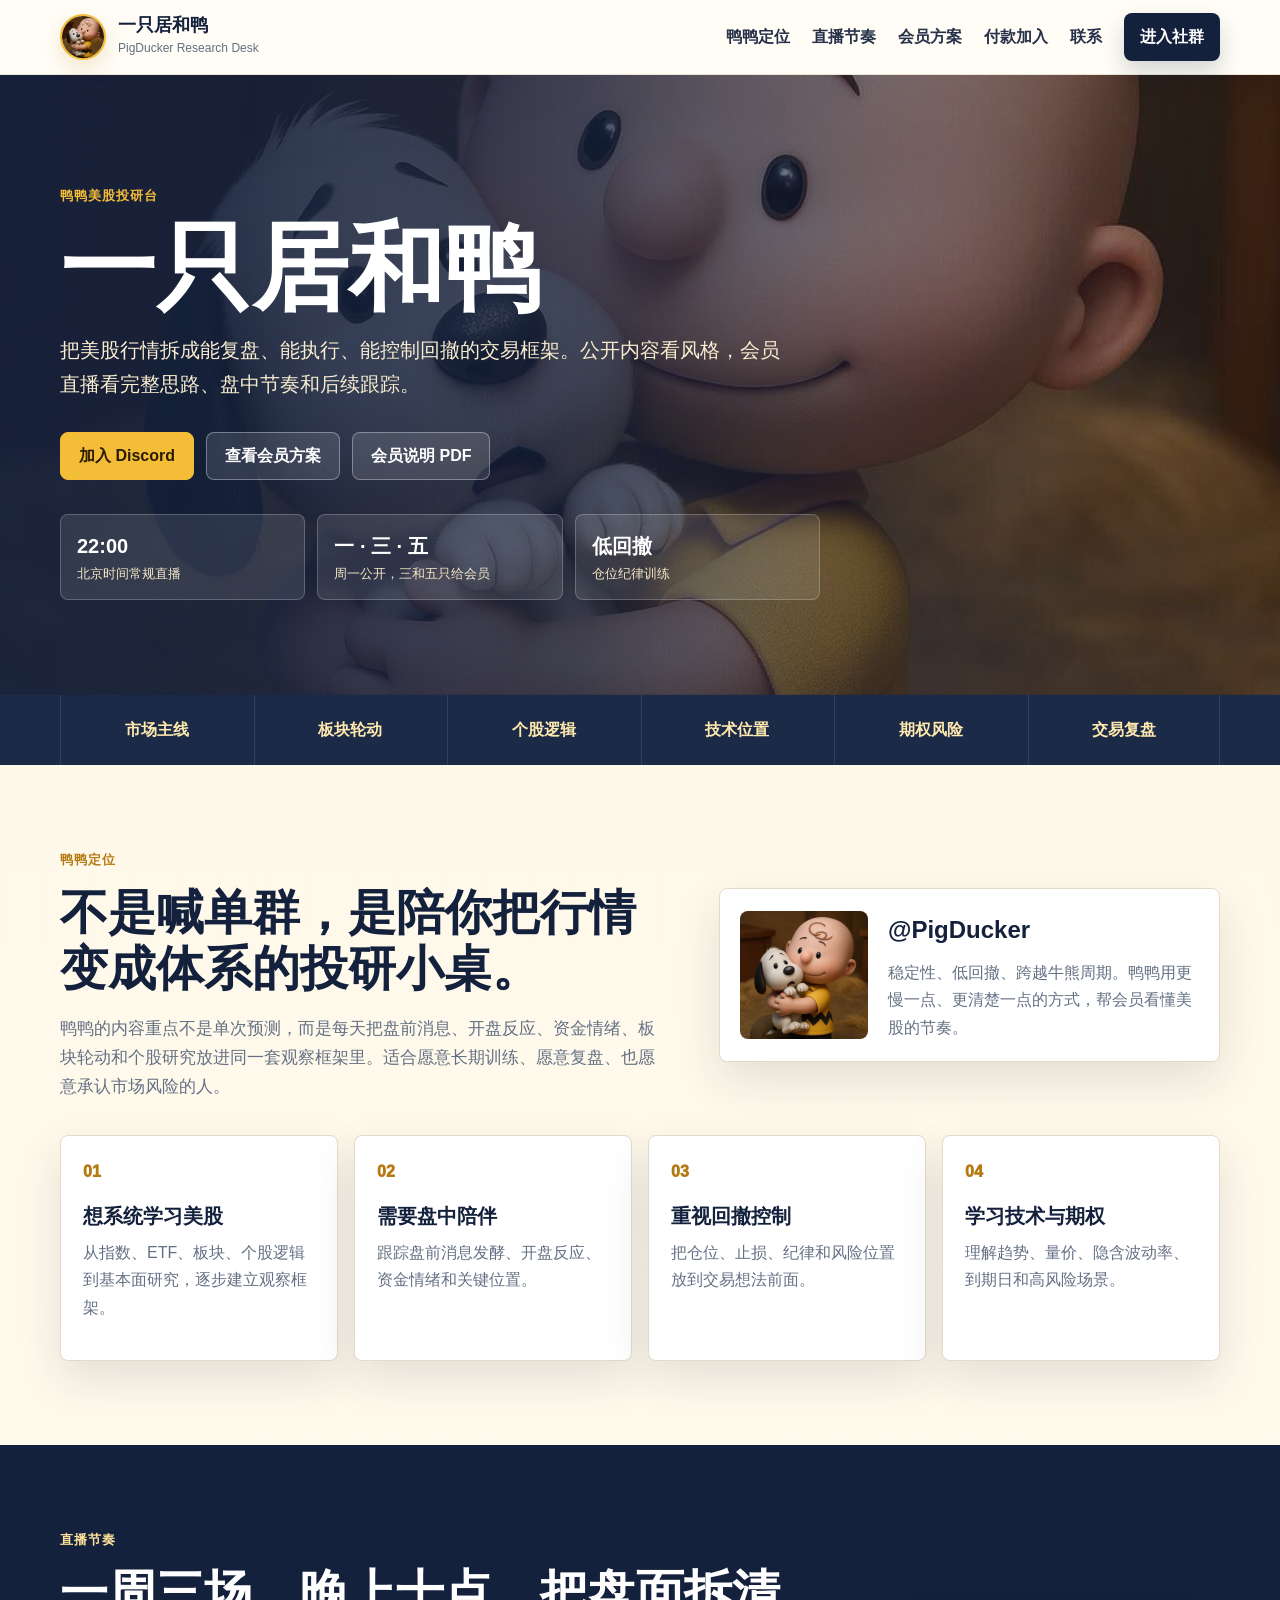
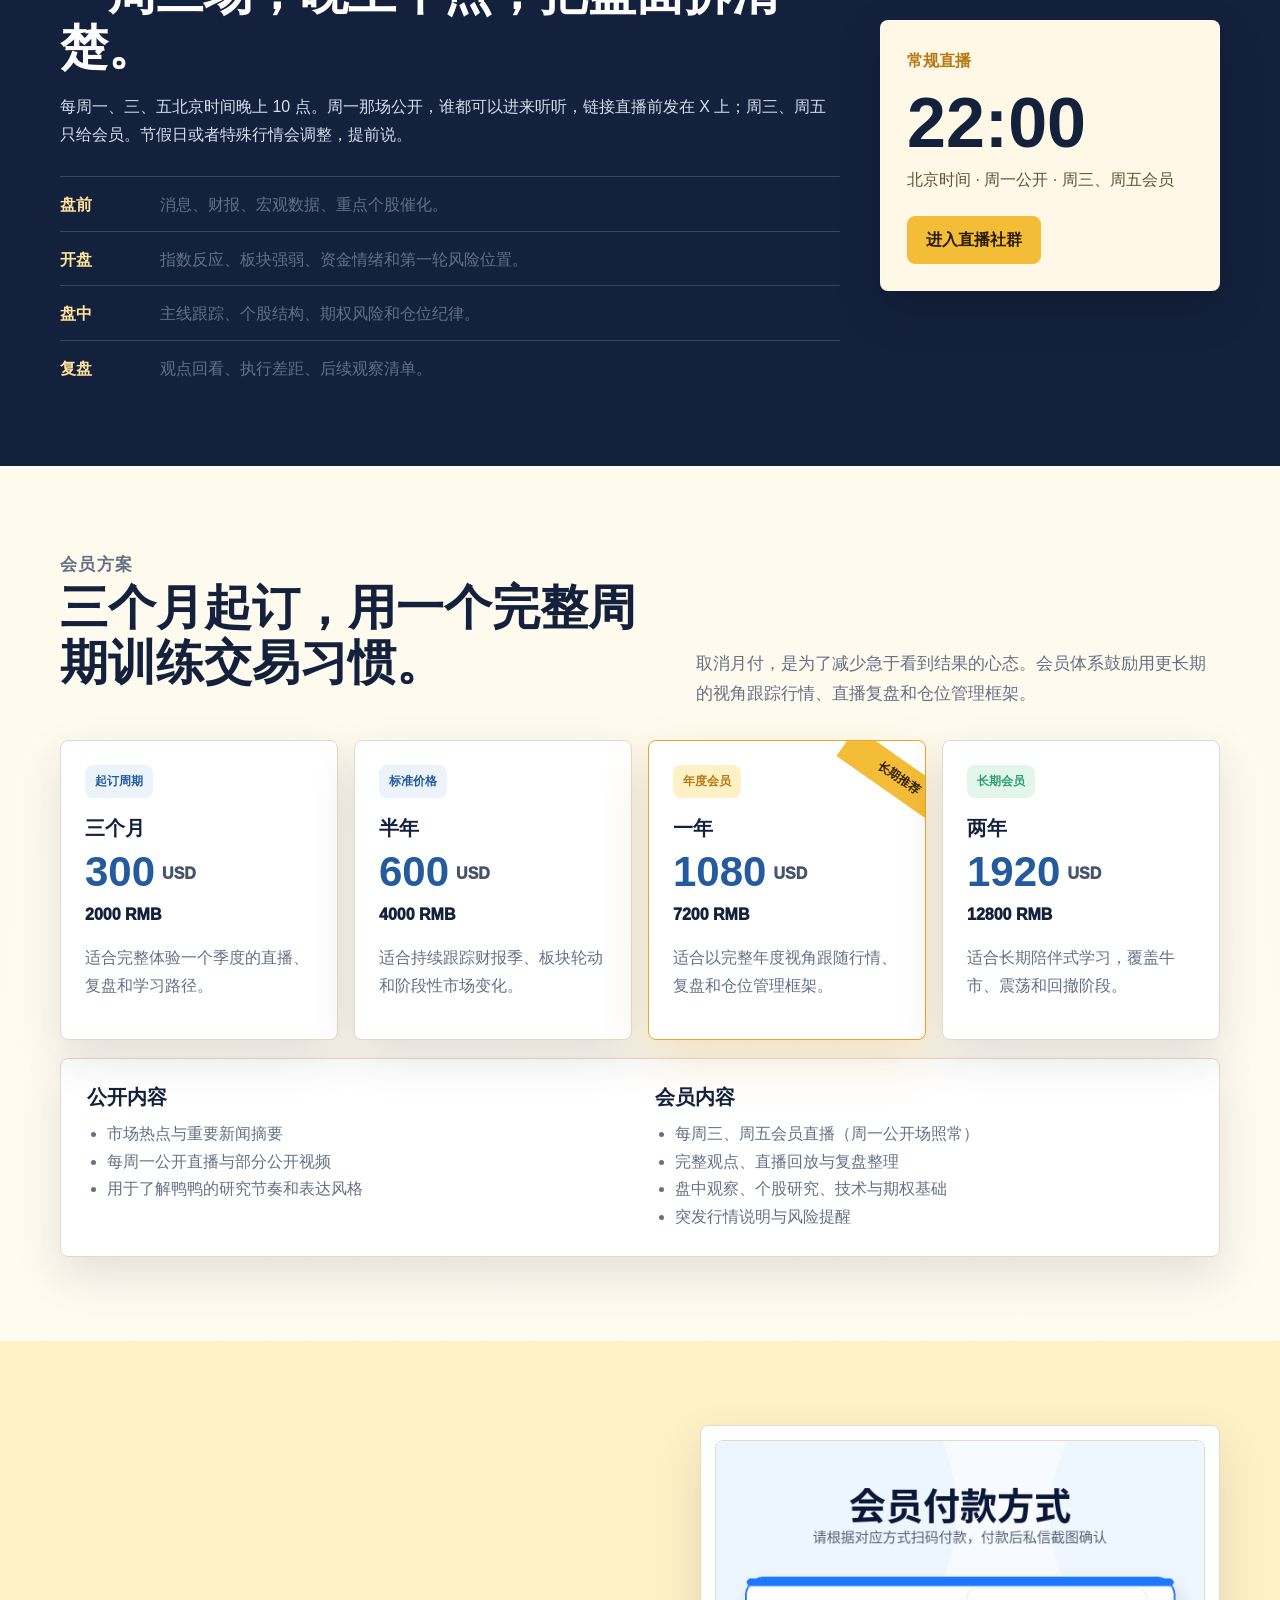
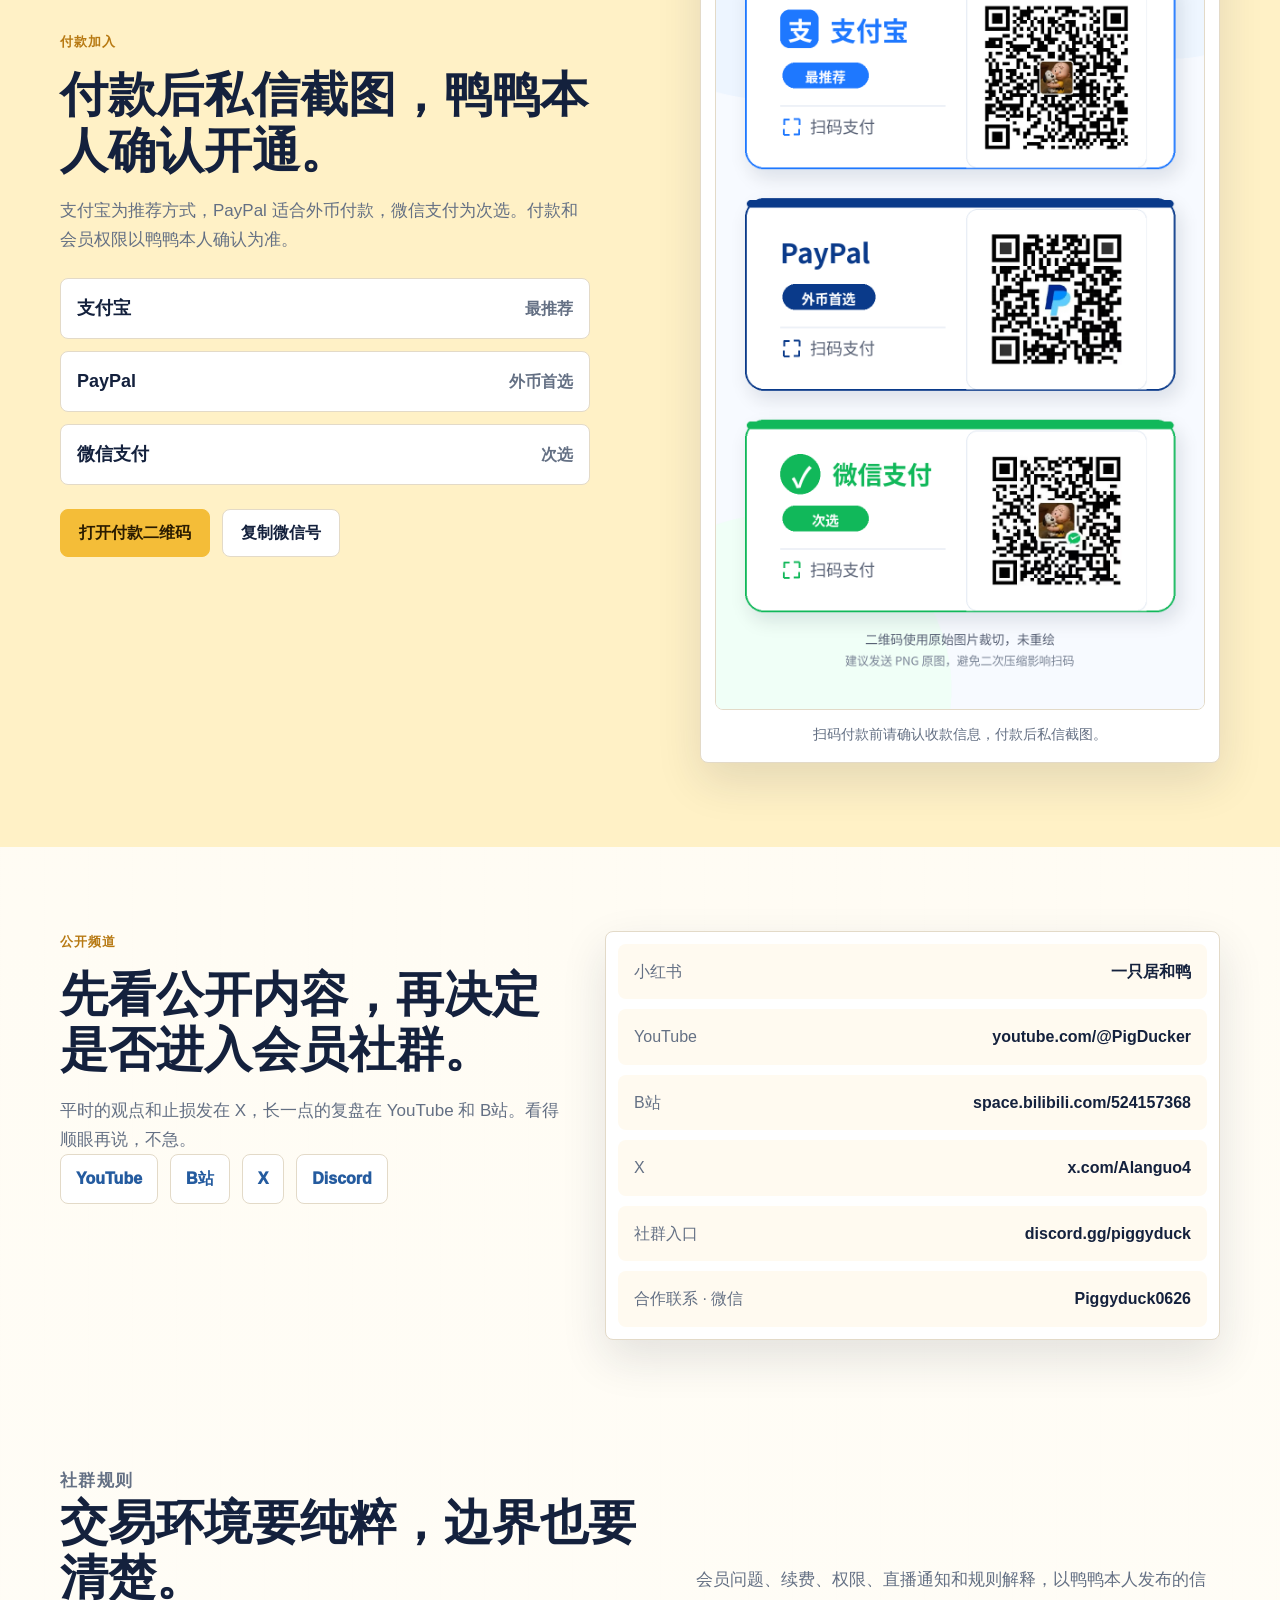
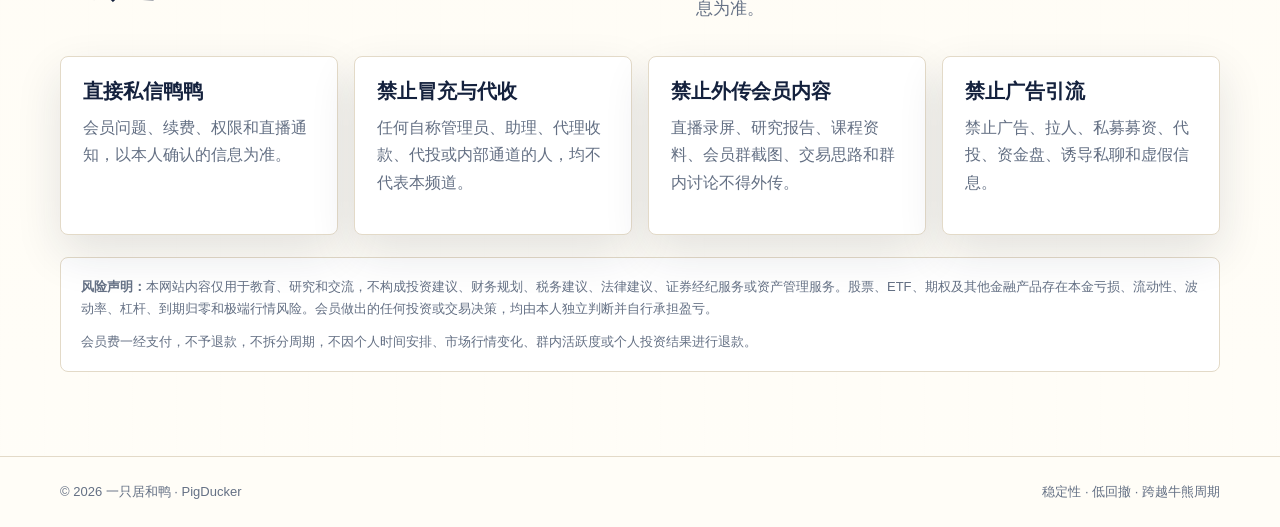
<file: index.html>
<!doctype html>
<html lang="zh-CN">
<head>
  <meta charset="utf-8" />
  <meta name="viewport" content="width=device-width, initial-scale=1" />
  <title>一只居和鸭 PigDucker | 美股投研直播社群</title>
  <meta name="description" content="一只居和鸭 PigDucker，美股投研、每周一公开直播、周三周五会员直播、盘中观察、个股研究、技术与期权基础、交易复盘和低回撤纪律训练。" />
  <meta name="keywords" content="一只居和鸭,PigDucker,鸭鸭,美股,美股直播,美股研究,期权基础,低回撤,Discord社群" />
  <meta property="og:title" content="一只居和鸭 PigDucker | 美股投研直播社群" />
  <meta property="og:description" content="把盘前消息、开盘反应、板块轮动和个股逻辑整理成可复盘的交易框架。" />
  <meta property="og:image" content="assets/img/social-card.svg" />
  <meta name="theme-color" content="#fff4cf" />
  <link rel="icon" href="assets/img/avatar.jpg" />
  <link rel="stylesheet" href="assets/css/styles.css" />
  <script defer src="assets/js/main.js"></script>
</head>
<body>
  <header class="site-header">
    <div class="wrap nav">
      <a class="brand" href="#top" aria-label="返回首页">
        <img src="assets/img/avatar.jpg" alt="一只居和鸭头像" />
        <span>
          <strong>一只居和鸭</strong>
          <small>PigDucker Research Desk</small>
        </span>
      </a>

      <button class="nav-toggle" type="button" aria-controls="primary-nav" aria-expanded="false" aria-label="打开导航">
        <span></span><span></span><span></span>
      </button>

      <nav class="nav-links" id="primary-nav" aria-label="主导航">
        <a href="#why">鸭鸭定位</a>
        <a href="#live">直播节奏</a>
        <a href="#member">会员方案</a>
        <a href="#join">付款加入</a>
        <a href="#contact">联系</a>
        <a class="nav-cta" href="https://discord.gg/piggyduck" target="_blank" rel="noopener">进入社群</a>
      </nav>
    </div>
  </header>

  <main id="top">
    <section class="hero" aria-label="一只居和鸭主页">
      <div class="wrap hero-content">
        <p class="eyebrow">鸭鸭美股投研台</p>
        <h1>一只居和鸭</h1>
        <p class="hero-subtitle">把美股行情拆成能复盘、能执行、能控制回撤的交易框架。公开内容看风格，会员直播看完整思路、盘中节奏和后续跟踪。</p>
        <div class="hero-actions">
          <a class="btn primary" href="https://discord.gg/piggyduck" target="_blank" rel="noopener">加入 Discord</a>
          <a class="btn light" href="#member">查看会员方案</a>
          <a class="btn light" href="assets/files/member-rules-2025-v4.pdf" target="_blank" rel="noopener">会员说明 PDF</a>
        </div>
        <div class="hero-proof" aria-label="服务摘要">
          <div><strong>22:00</strong><span>北京时间常规直播</span></div>
          <div><strong>一 · 三 · 五</strong><span>周一公开，三和五只给会员</span></div>
          <div><strong>低回撤</strong><span>仓位纪律训练</span></div>
        </div>
      </div>
    </section>

    <section class="desk-strip" aria-label="核心标签">
      <div class="wrap strip-grid">
        <span>市场主线</span>
        <span>板块轮动</span>
        <span>个股逻辑</span>
        <span>技术位置</span>
        <span>期权风险</span>
        <span>交易复盘</span>
      </div>
    </section>

    <section class="section" id="why">
      <div class="wrap two-col">
        <div>
          <p class="section-kicker">鸭鸭定位</p>
          <h2>不是喊单群，是陪你把行情变成体系的投研小桌。</h2>
          <p class="section-intro">鸭鸭的内容重点不是单次预测，而是每天把盘前消息、开盘反应、资金情绪、板块轮动和个股研究放进同一套观察框架里。适合愿意长期训练、愿意复盘、也愿意承认市场风险的人。</p>
        </div>
        <div class="profile-panel">
          <img src="assets/img/avatar.jpg" alt="一只居和鸭头像" />
          <div>
            <strong>@PigDucker</strong>
            <p>稳定性、低回撤、跨越牛熊周期。鸭鸭用更慢一点、更清楚一点的方式，帮会员看懂美股的节奏。</p>
          </div>
        </div>
      </div>

      <div class="wrap cards audience-grid">
        <article>
          <span>01</span>
          <h3>想系统学习美股</h3>
          <p>从指数、ETF、板块、个股逻辑到基本面研究，逐步建立观察框架。</p>
        </article>
        <article>
          <span>02</span>
          <h3>需要盘中陪伴</h3>
          <p>跟踪盘前消息发酵、开盘反应、资金情绪和关键位置。</p>
        </article>
        <article>
          <span>03</span>
          <h3>重视回撤控制</h3>
          <p>把仓位、止损、纪律和风险位置放到交易想法前面。</p>
        </article>
        <article>
          <span>04</span>
          <h3>学习技术与期权</h3>
          <p>理解趋势、量价、隐含波动率、到期日和高风险场景。</p>
        </article>
      </div>
    </section>

    <section class="section dark" id="live">
      <div class="wrap live-layout">
        <div>
          <p class="section-kicker light">直播节奏</p>
          <h2>一周三场，晚上十点，把盘面拆清楚。</h2>
          <p>每周一、三、五北京时间晚上 10 点。周一那场公开，谁都可以进来听听，链接直播前发在 X 上；周三、周五只给会员。节假日或者特殊行情会调整，提前说。</p>
          <div class="timeline">
            <div><strong>盘前</strong><span>消息、财报、宏观数据、重点个股催化。</span></div>
            <div><strong>开盘</strong><span>指数反应、板块强弱、资金情绪和第一轮风险位置。</span></div>
            <div><strong>盘中</strong><span>主线跟踪、个股结构、期权风险和仓位纪律。</span></div>
            <div><strong>复盘</strong><span>观点回看、执行差距、后续观察清单。</span></div>
          </div>
        </div>
        <aside class="schedule-panel" aria-label="直播时间">
          <span>常规直播</span>
          <strong>22:00</strong>
          <p>北京时间 · 周一公开 · 周三、周五会员</p>
          <a class="btn primary" href="https://discord.gg/piggyduck" target="_blank" rel="noopener">进入直播社群</a>
        </aside>
      </div>
    </section>

    <section class="section" id="member">
      <div class="wrap section-head">
        <div>
          <p class="section-kicker">会员方案</p>
          <h2>三个月起订，用一个完整周期训练交易习惯。</h2>
        </div>
        <p>取消月付，是为了减少急于看到结果的心态。会员体系鼓励用更长期的视角跟踪行情、直播复盘和仓位管理框架。</p>
      </div>

      <div class="wrap pricing-grid">
        <article>
          <span class="badge">起订周期</span>
          <h3>三个月</h3>
          <div class="price"><strong>300</strong><span>USD</span></div>
          <p class="rmb">2000 RMB</p>
          <p>适合完整体验一个季度的直播、复盘和学习路径。</p>
        </article>
        <article>
          <span class="badge">标准价格</span>
          <h3>半年</h3>
          <div class="price"><strong>600</strong><span>USD</span></div>
          <p class="rmb">4000 RMB</p>
          <p>适合持续跟踪财报季、板块轮动和阶段性市场变化。</p>
        </article>
        <article class="featured">
          <span class="badge warm">年度会员</span>
          <h3>一年</h3>
          <div class="price"><strong>1080</strong><span>USD</span></div>
          <p class="rmb">7200 RMB</p>
          <p>适合以完整年度视角跟随行情、复盘和仓位管理框架。</p>
        </article>
        <article>
          <span class="badge green">长期会员</span>
          <h3>两年</h3>
          <div class="price"><strong>1920</strong><span>USD</span></div>
          <p class="rmb">12800 RMB</p>
          <p>适合长期陪伴式学习，覆盖牛市、震荡和回撤阶段。</p>
        </article>
      </div>

      <div class="wrap include-panel">
        <div>
          <h3>公开内容</h3>
          <ul>
            <li>市场热点与重要新闻摘要</li>
            <li>每周一公开直播与部分公开视频</li>
            <li>用于了解鸭鸭的研究节奏和表达风格</li>
          </ul>
        </div>
        <div>
          <h3>会员内容</h3>
          <ul>
            <li>每周三、周五会员直播（周一公开场照常）</li>
            <li>完整观点、直播回放与复盘整理</li>
            <li>盘中观察、个股研究、技术与期权基础</li>
            <li>突发行情说明与风险提醒</li>
          </ul>
        </div>
      </div>
    </section>

    <section class="section join" id="join">
      <div class="wrap join-grid">
        <div>
          <p class="section-kicker">付款加入</p>
          <h2>付款后私信截图，鸭鸭本人确认开通。</h2>
          <p class="section-intro">支付宝为推荐方式，PayPal 适合外币付款，微信支付为次选。付款和会员权限以鸭鸭本人确认为准。</p>
          <div class="pay-list">
            <div><strong>支付宝</strong><span>最推荐</span></div>
            <div><strong>PayPal</strong><span>外币首选</span></div>
            <div><strong>微信支付</strong><span>次选</span></div>
          </div>
          <div class="join-actions">
            <a class="btn primary" href="assets/img/payment-methods.png" target="_blank" rel="noopener">打开付款二维码</a>
            <button class="btn" type="button" data-copy="Piggyduck0626">复制微信号</button>
          </div>
        </div>
        <figure class="payment-card">
          <img src="assets/img/payment-methods.png" alt="一只居和鸭会员付款方式二维码" />
          <figcaption>扫码付款前请确认收款信息，付款后私信截图。</figcaption>
        </figure>
      </div>
    </section>

    <section class="section" id="contact">
      <div class="wrap channel-layout">
        <div>
          <p class="section-kicker">公开频道</p>
          <h2>先看公开内容，再决定是否进入会员社群。</h2>
          <p class="section-intro">平时的观点和止损发在 X，长一点的复盘在 YouTube 和 B站。看得顺眼再说，不急。</p>
          <div class="channel-buttons">
            <a href="https://youtube.com/@PigDucker" target="_blank" rel="noopener">YouTube</a>
            <a href="https://space.bilibili.com/524157368" target="_blank" rel="noopener">B站</a>
            <a href="https://x.com/Alanguo4" target="_blank" rel="noopener">X</a>
            <a href="https://discord.gg/piggyduck" target="_blank" rel="noopener">Discord</a>
          </div>
        </div>
        <div class="contact-card">
          <div><span>小红书</span><strong>一只居和鸭</strong></div>
          <a href="https://youtube.com/@PigDucker" target="_blank" rel="noopener"><span>YouTube</span><strong>youtube.com/@PigDucker</strong></a>
          <a href="https://space.bilibili.com/524157368" target="_blank" rel="noopener"><span>B站</span><strong>space.bilibili.com/524157368</strong></a>
          <a href="https://x.com/Alanguo4" target="_blank" rel="noopener"><span>X</span><strong>x.com/Alanguo4</strong></a>
          <a href="https://discord.gg/piggyduck" target="_blank" rel="noopener"><span>社群入口</span><strong>discord.gg/piggyduck</strong></a>
          <button type="button" data-copy="Piggyduck0626"><span>合作联系 · 微信</span><strong>Piggyduck0626</strong></button>
        </div>
      </div>
    </section>

    <section class="section rules">
      <div class="wrap section-head">
        <div>
          <p class="section-kicker">社群规则</p>
          <h2>交易环境要纯粹，边界也要清楚。</h2>
        </div>
        <p>会员问题、续费、权限、直播通知和规则解释，以鸭鸭本人发布的信息为准。</p>
      </div>
      <div class="wrap cards rules-grid">
        <article><h3>直接私信鸭鸭</h3><p>会员问题、续费、权限和直播通知，以本人确认的信息为准。</p></article>
        <article><h3>禁止冒充与代收</h3><p>任何自称管理员、助理、代理收款、代投或内部通道的人，均不代表本频道。</p></article>
        <article><h3>禁止外传会员内容</h3><p>直播录屏、研究报告、课程资料、会员群截图、交易思路和群内讨论不得外传。</p></article>
        <article><h3>禁止广告引流</h3><p>禁止广告、拉人、私募募资、代投、资金盘、诱导私聊和虚假信息。</p></article>
      </div>
      <div class="wrap risk">
        <p><strong>风险声明：</strong>本网站内容仅用于教育、研究和交流，不构成投资建议、财务规划、税务建议、法律建议、证券经纪服务或资产管理服务。股票、ETF、期权及其他金融产品存在本金亏损、流动性、波动率、杠杆、到期归零和极端行情风险。会员做出的任何投资或交易决策，均由本人独立判断并自行承担盈亏。</p>
        <p>会员费一经支付，不予退款，不拆分周期，不因个人时间安排、市场行情变化、群内活跃度或个人投资结果进行退款。</p>
      </div>
    </section>
  </main>

  <footer class="footer">
    <div class="wrap footer-inner">
      <span>© 2026 一只居和鸭 · PigDucker</span>
      <span>稳定性 · 低回撤 · 跨越牛熊周期</span>
    </div>
  </footer>

  <div class="toast" role="status" aria-live="polite"></div>
</body>
</html>
</file>
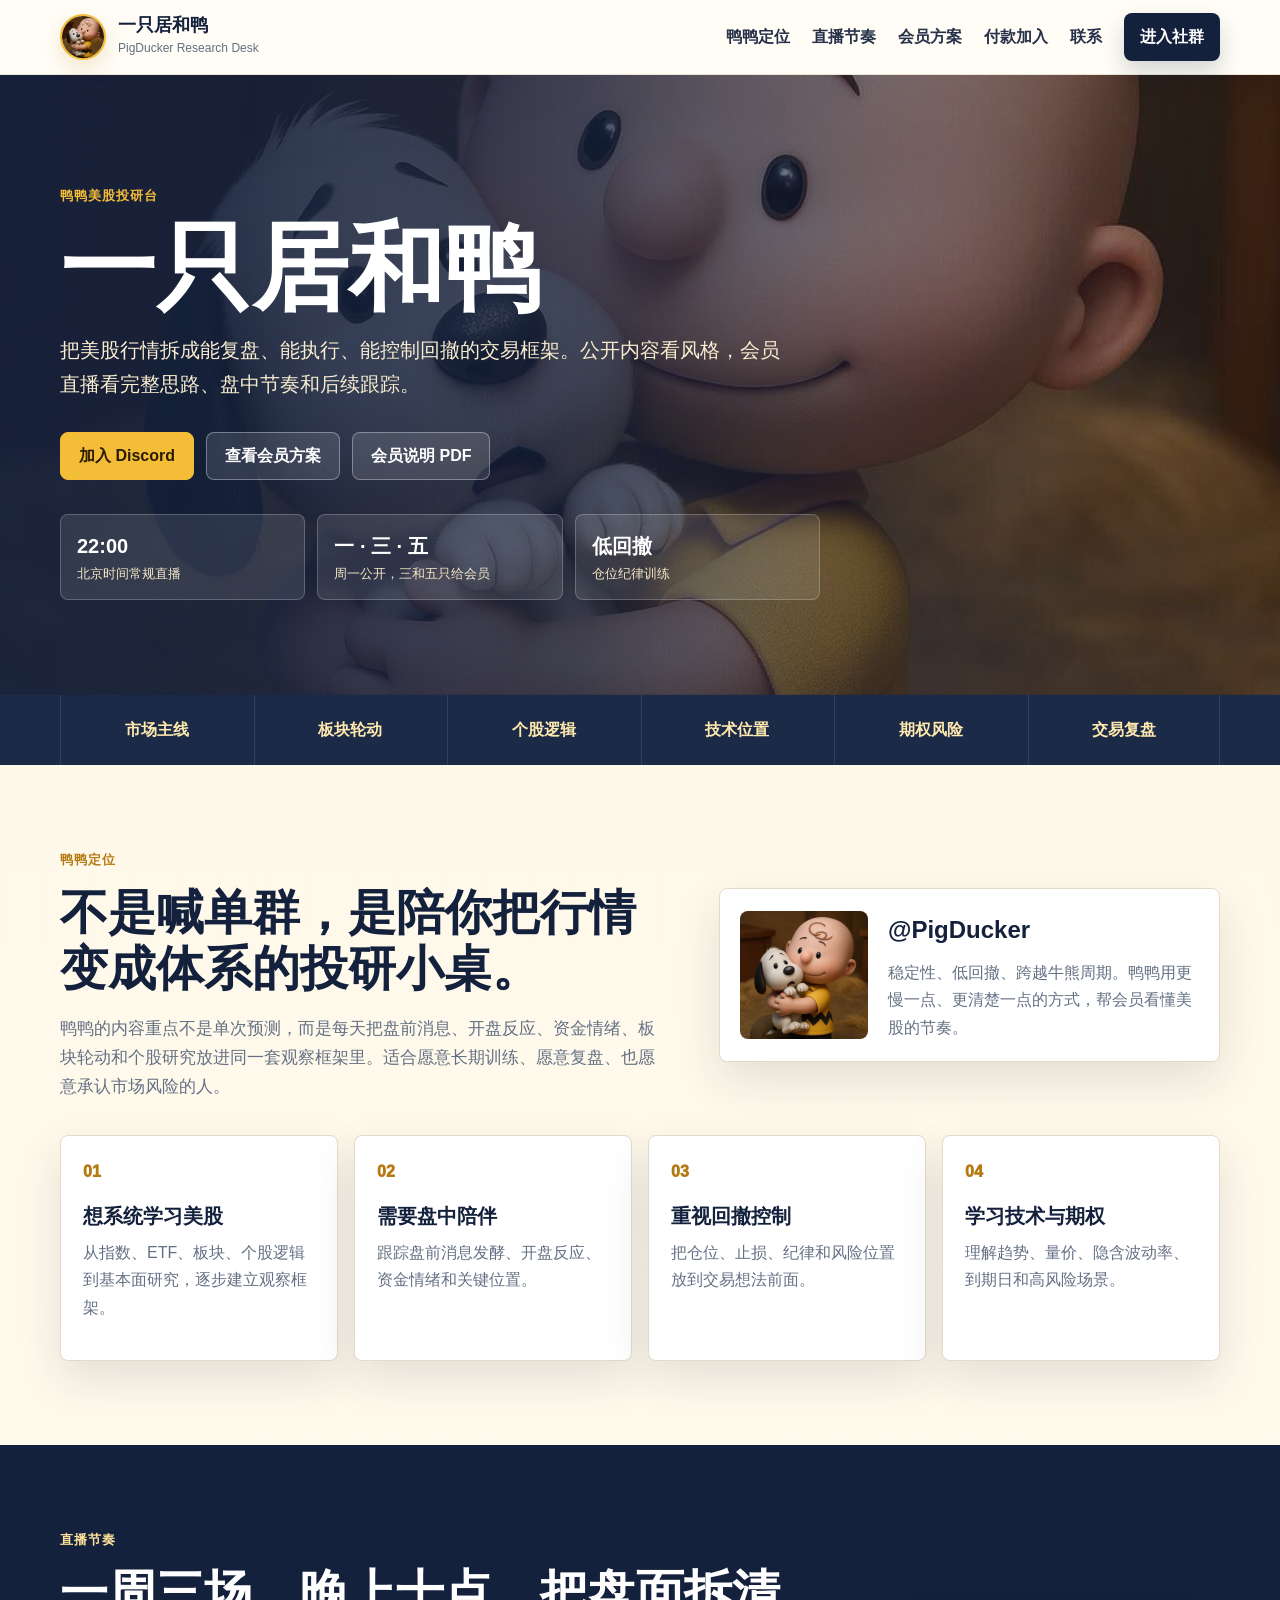
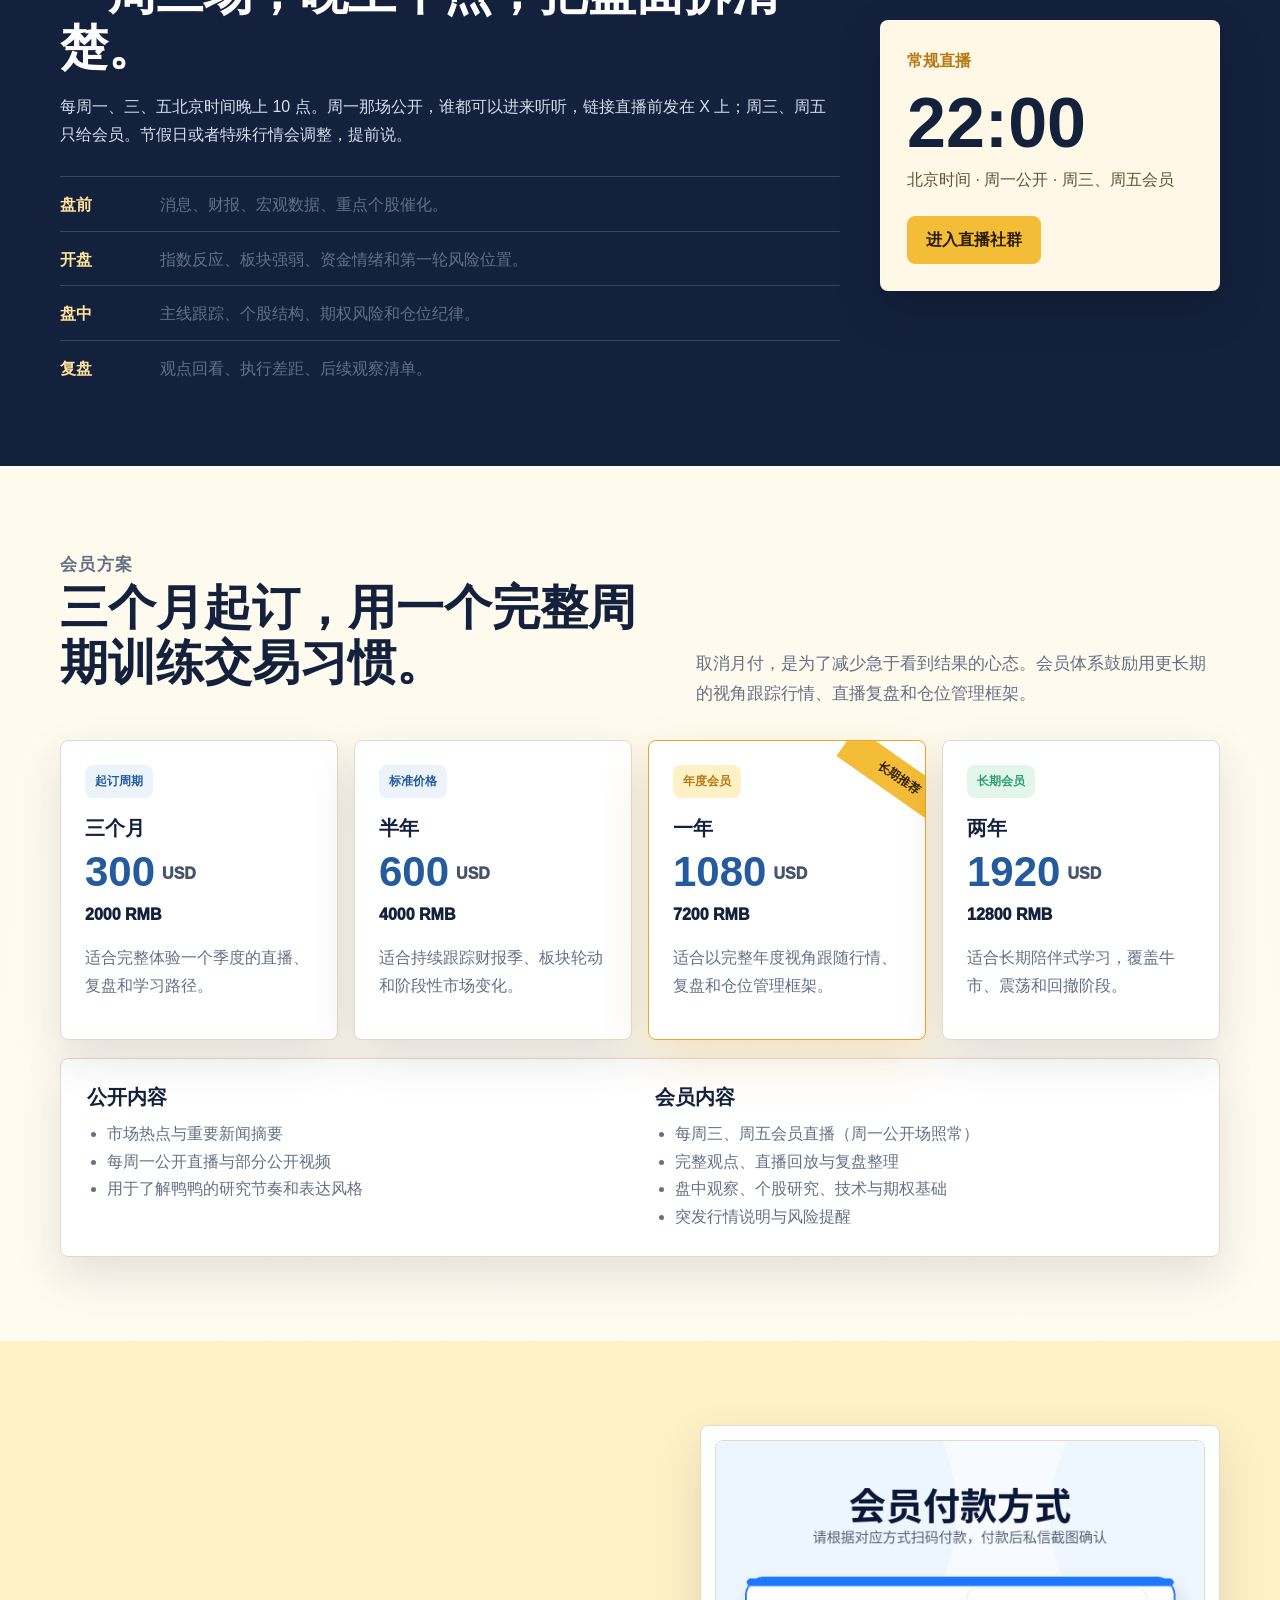
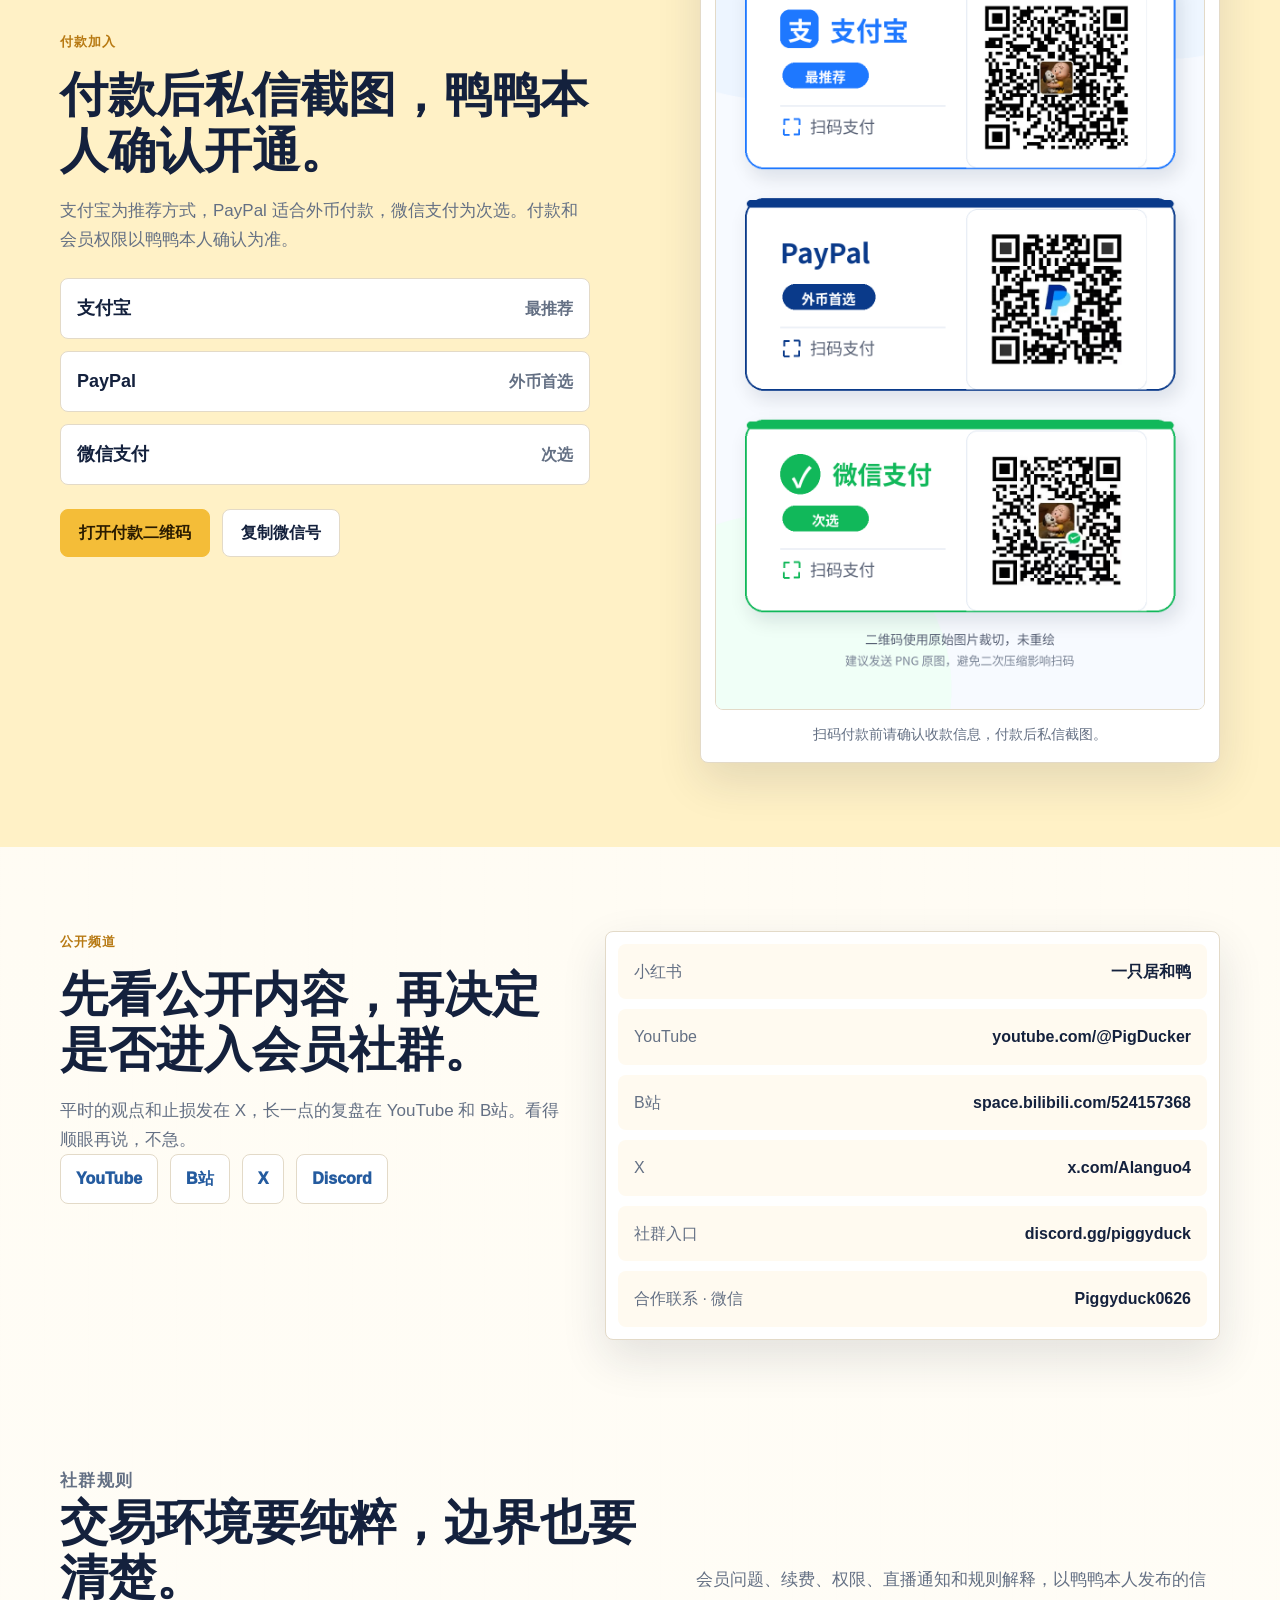
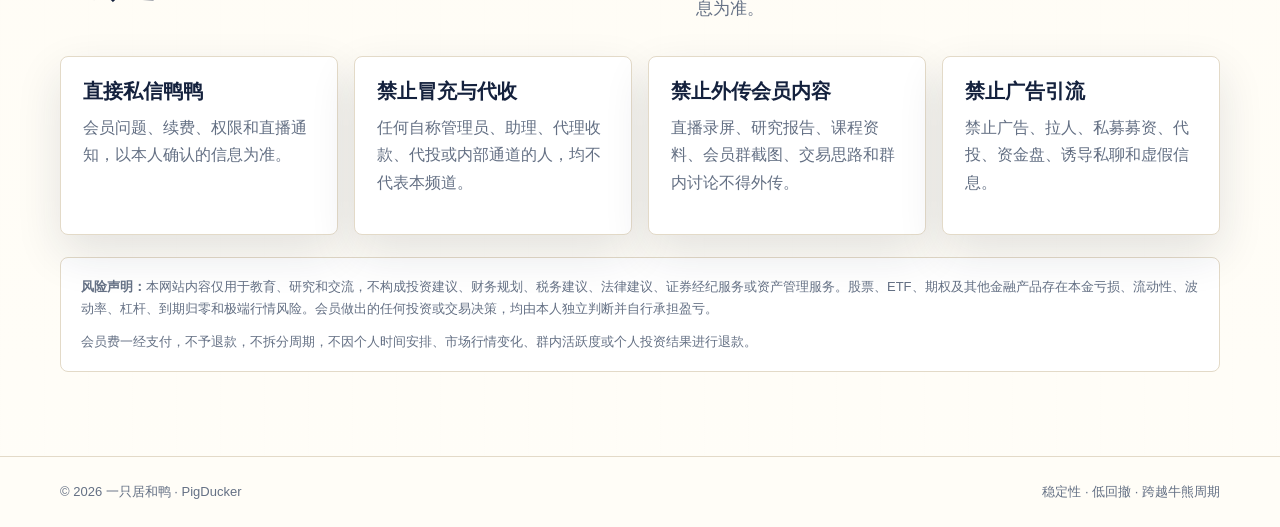
<file: profile/index.html>
<!doctype html>
<html lang="zh-CN">
<head>
  <meta charset="utf-8" />
  <meta name="viewport" content="width=device-width, initial-scale=1" />
  <meta name="robots" content="noindex" />
  <meta http-equiv="refresh" content="0; url=../" />
  <title>正在跳转到一只居和鸭主页</title>
  <script>
    const target = `../${window.location.hash || ''}`;
    window.location.replace(target);
  </script>
</head>
<body>
  <p>页面已迁移到更短地址：<a href="../">进入一只居和鸭主页</a></p>
</body>
</html>
</file>
<file: assets/css/styles.css>
:root{
  --paper:#fff8e7;
  --paper-2:#fffdf7;
  --ink:#14213d;
  --muted:#647084;
  --line:#e3dac8;
  --card:#ffffff;
  --sun:#f4bd38;
  --sun-dark:#b77912;
  --blue:#245b9f;
  --green:#2f9d76;
  --red:#c94b3f;
  --shadow:0 18px 46px rgba(27,35,54,.12);
  --max:1160px;
}

*{box-sizing:border-box}
html{scroll-behavior:smooth}
body{
  margin:0;
  color:var(--ink);
  background:
    linear-gradient(180deg,rgba(255,248,231,.96),rgba(255,253,247,.94)),
    repeating-linear-gradient(90deg,rgba(20,33,61,.035) 0 1px,transparent 1px 44px);
  font-family:ui-sans-serif,-apple-system,BlinkMacSystemFont,"Segoe UI","PingFang SC","Microsoft YaHei",Arial,sans-serif;
  line-height:1.72;
}

a{color:inherit;text-decoration:none}
img{display:block;max-width:100%}
button{font:inherit;color:inherit}
.wrap{width:min(var(--max),calc(100% - 40px));margin:0 auto}

.site-header{
  position:sticky;
  top:0;
  z-index:40;
  background:rgba(255,253,247,.88);
  border-bottom:1px solid rgba(227,218,200,.72);
  backdrop-filter:blur(16px);
}

.nav{height:74px;display:flex;align-items:center;justify-content:space-between;gap:24px}
.brand{display:flex;align-items:center;gap:12px;min-width:220px}
.brand img{width:46px;height:46px;border-radius:50%;object-fit:cover;border:2px solid var(--sun);box-shadow:0 8px 20px rgba(183,121,18,.18)}
.brand strong,.brand small{display:block}
.brand strong{font-size:18px;line-height:1.05}
.brand small{font-size:12px;color:var(--muted);margin-top:3px}

.nav-links{display:flex;align-items:center;gap:22px;font-weight:850;color:#27324a}
.nav-links a{transition:color .16s ease,background .16s ease}
.nav-links a:hover{color:var(--sun-dark)}
.nav-cta{background:var(--ink);color:#fff!important;padding:10px 16px;border-radius:8px;box-shadow:0 12px 24px rgba(20,33,61,.18)}
.nav-toggle{display:none;width:44px;height:40px;border:1px solid var(--line);border-radius:8px;background:#fff;align-items:center;justify-content:center;gap:4px;flex-direction:column}
.nav-toggle span{width:18px;height:2px;background:var(--ink);display:block}

.hero{
  min-height:620px;
  display:flex;
  align-items:center;
  color:#fff;
  background-image:
    linear-gradient(90deg,rgba(20,33,61,.92) 0%,rgba(20,33,61,.78) 45%,rgba(20,33,61,.2) 100%),
    url("../img/avatar.jpg");
  background-size:cover;
  background-position:center right;
  border-bottom:1px solid rgba(20,33,61,.18);
}
.hero-content{padding:86px 0 70px}
.eyebrow,.section-kicker{
  margin:0 0 14px;
  color:var(--sun);
  font-weight:950;
  letter-spacing:.08em;
  font-size:13px;
}
.section-kicker{color:var(--sun-dark)}
.section-kicker.light{color:#ffe29b}
h1,h2,h3,p{margin-top:0}
h1{font-size:clamp(52px,8vw,96px);line-height:.98;margin:0 0 18px;letter-spacing:0}
h2{font-size:clamp(30px,4vw,48px);line-height:1.15;margin:0 0 18px;letter-spacing:0}
h3{font-size:20px;line-height:1.25;margin:0 0 10px}
.hero-subtitle{max-width:720px;font-size:20px;color:#f9edd0;margin-bottom:30px}
.hero-actions,.join-actions,.channel-buttons{display:flex;flex-wrap:wrap;gap:12px}
.btn{
  display:inline-flex;
  align-items:center;
  justify-content:center;
  min-height:48px;
  border:1px solid var(--line);
  border-radius:8px;
  padding:0 18px;
  background:#fff;
  color:var(--ink);
  font-weight:900;
  cursor:pointer;
  transition:transform .16s ease,box-shadow .16s ease,background .16s ease;
}
.btn:hover{transform:translateY(-1px);box-shadow:0 12px 24px rgba(20,33,61,.14)}
.btn.primary{background:var(--sun);border-color:var(--sun);color:#2b1c00}
.btn.light{background:rgba(255,255,255,.12);border-color:rgba(255,255,255,.34);color:#fff}
.hero-proof{display:grid;grid-template-columns:repeat(3,minmax(0,1fr));gap:12px;max-width:760px;margin-top:34px}
.hero-proof div{border:1px solid rgba(255,255,255,.22);background:rgba(255,255,255,.1);border-radius:8px;padding:14px 16px}
.hero-proof strong,.hero-proof span{display:block}
.hero-proof strong{font-size:20px}
.hero-proof span{color:#f5e7c7;font-size:13px}

.desk-strip{background:#1b2b47;color:#fff}
.strip-grid{min-height:70px;display:grid;grid-template-columns:repeat(6,1fr);gap:1px}
.strip-grid span{display:grid;place-items:center;text-align:center;font-weight:900;color:#ffe9ae;border-left:1px solid rgba(255,255,255,.1)}
.strip-grid span:last-child{border-right:1px solid rgba(255,255,255,.1)}

.section{padding:84px 0}
.section-intro,.section-head p{font-size:17px;color:var(--muted);margin-bottom:0}
.two-col{display:grid;grid-template-columns:1fr .82fr;gap:48px;align-items:center}
.profile-panel{
  display:grid;
  grid-template-columns:128px 1fr;
  gap:20px;
  align-items:center;
  background:#fff;
  border:1px solid var(--line);
  border-radius:8px;
  padding:20px;
  box-shadow:var(--shadow);
}
.profile-panel img{width:128px;height:128px;object-fit:cover;border-radius:8px}
.profile-panel strong{display:block;font-size:24px;margin-bottom:8px}
.profile-panel p{color:var(--muted);margin-bottom:0}

.cards{display:grid;gap:16px}
.audience-grid{grid-template-columns:repeat(4,1fr);margin-top:34px}
.cards article,.pricing-grid article,.include-panel,.payment-card,.contact-card,.risk{
  background:#fff;
  border:1px solid var(--line);
  border-radius:8px;
  box-shadow:var(--shadow);
}
.cards article{padding:22px}
.cards article span{display:inline-flex;margin-bottom:18px;color:var(--sun-dark);font-weight:950}
.cards article p,.pricing-grid p,.include-panel li,.timeline span,.pay-list span,.payment-card figcaption,.contact-card span,.risk{color:var(--muted)}

.dark{background:#14213d;color:#fff}
.dark p{color:#d7dfec}
.live-layout{display:grid;grid-template-columns:1fr 340px;gap:40px;align-items:center}
.timeline{display:grid;gap:12px;margin-top:28px}
.timeline div{display:grid;grid-template-columns:84px 1fr;gap:16px;align-items:start;border-top:1px solid rgba(255,255,255,.16);padding-top:14px}
.timeline strong{color:#ffe29b}
.schedule-panel{background:#fff8e7;color:var(--ink);border:1px solid rgba(255,255,255,.2);border-radius:8px;padding:26px;box-shadow:0 18px 46px rgba(0,0,0,.18)}
.schedule-panel span{color:var(--sun-dark);font-weight:950}
.schedule-panel strong{display:block;font-size:70px;line-height:1;margin:14px 0 8px;letter-spacing:0}
.schedule-panel p{color:#5f5136;margin-bottom:22px}

.section-head{display:grid;grid-template-columns:1fr .88fr;gap:40px;align-items:end;margin-bottom:32px}
.pricing-grid{display:grid;grid-template-columns:repeat(4,1fr);gap:16px}
.pricing-grid article{position:relative;padding:24px;overflow:hidden}
.pricing-grid article.featured{border-color:#e4aa25;box-shadow:0 20px 48px rgba(183,121,18,.2)}
.pricing-grid article.featured:after{content:"长期推荐";position:absolute;right:-38px;top:20px;background:var(--sun);color:#2b1c00;padding:7px 40px;transform:rotate(35deg);font-size:12px;font-weight:950}
.badge{display:inline-flex;background:#edf3fb;color:var(--blue);border-radius:8px;padding:6px 10px;font-size:12px;font-weight:950;margin-bottom:18px}
.badge.warm{background:#fff1c6;color:var(--sun-dark)}
.badge.green{background:#e3f6ee;color:var(--green)}
.price{display:flex;align-items:flex-end;gap:7px}
.price strong{font-size:42px;line-height:1;color:var(--blue)}
.price span{font-weight:950;color:#45546c;margin-bottom:5px}
.rmb{font-weight:950;color:var(--ink)!important;margin:8px 0 16px}
.include-panel{display:grid;grid-template-columns:1fr 1fr;gap:30px;margin-top:18px;padding:26px}
.include-panel ul{margin:0;padding-left:20px}

.join{background:#fff1c6}
.join-grid{display:grid;grid-template-columns:.9fr 1fr;gap:42px;align-items:center}
.pay-list{display:grid;gap:12px;margin:24px 0}
.pay-list div{display:flex;justify-content:space-between;align-items:center;background:#fff;border:1px solid var(--line);border-radius:8px;padding:14px 16px}
.pay-list strong{font-size:18px}
.pay-list span{font-weight:900}
.payment-card{margin:0;padding:14px;max-width:520px;justify-self:end}
.payment-card img{border-radius:8px;border:1px solid var(--line)}
.payment-card figcaption{text-align:center;font-size:14px;margin:12px 4px 2px}

.channel-layout{display:grid;grid-template-columns:.9fr 1.1fr;gap:42px;align-items:start}
.channel-buttons a{background:#fff;border:1px solid var(--line);border-radius:8px;padding:10px 15px;color:var(--blue);font-weight:950}
.contact-card{display:grid;gap:10px;padding:12px}
.contact-card a,.contact-card div,.contact-card button{
  display:flex;
  justify-content:space-between;
  gap:18px;
  align-items:center;
  width:100%;
  border:0;
  background:#fffaf0;
  border-radius:8px;
  padding:14px 16px;
  cursor:pointer;
  text-align:left;
}
.contact-card strong{text-align:right;word-break:break-all}

.rules{padding-top:42px}
.rules-grid{grid-template-columns:repeat(4,1fr)}
.risk{margin-top:22px;padding:18px 20px;font-size:13px;box-shadow:none}
.risk p{margin-bottom:10px}
.risk p:last-child{margin-bottom:0}

.footer{border-top:1px solid var(--line);padding:24px 0;color:var(--muted);background:#fffdf7}
.footer-inner{display:flex;justify-content:space-between;gap:16px;flex-wrap:wrap;font-size:13px}
.toast{
  position:fixed;
  left:50%;
  bottom:24px;
  transform:translate(-50%,18px);
  background:var(--ink);
  color:#fff;
  border-radius:8px;
  padding:10px 14px;
  opacity:0;
  pointer-events:none;
  transition:opacity .18s ease,transform .18s ease;
  z-index:60;
  box-shadow:var(--shadow);
}
.toast.show{opacity:1;transform:translate(-50%,0)}

@media(max-width:980px){
  .nav-toggle{display:flex}
  .nav-links{
    position:absolute;
    left:20px;
    right:20px;
    top:74px;
    display:none;
    flex-direction:column;
    align-items:stretch;
    gap:0;
    background:#fffdf7;
    border:1px solid var(--line);
    border-radius:8px;
    box-shadow:var(--shadow);
    padding:10px;
  }
  .nav-links.open{display:flex}
  .nav-links a{padding:12px 14px;border-radius:8px}
  .nav-cta{text-align:center;margin-top:6px}
  .two-col,.live-layout,.section-head,.join-grid,.channel-layout{grid-template-columns:1fr}
  .audience-grid,.pricing-grid,.rules-grid{grid-template-columns:repeat(2,1fr)}
  .payment-card{justify-self:start}
}

@media(max-width:700px){
  .wrap{width:min(var(--max),calc(100% - 28px))}
  .brand{min-width:0}
  .brand small{display:none}
  .hero{min-height:auto;background-position:center}
  .hero-content{padding:72px 0 54px}
  .hero-subtitle{font-size:17px}
  .hero-actions .btn{width:100%}
  .hero-proof,.audience-grid,.pricing-grid,.rules-grid,.include-panel,.strip-grid{grid-template-columns:1fr}
  .strip-grid span{min-height:44px;border-right:1px solid rgba(255,255,255,.1)}
  .section{padding:58px 0}
  .profile-panel{grid-template-columns:84px 1fr;padding:14px}
  .profile-panel img{width:84px;height:84px}
  .timeline div{grid-template-columns:1fr;gap:4px}
  .schedule-panel strong{font-size:54px}
  .contact-card a,.contact-card div,.contact-card button{display:block}
  .contact-card strong{display:block;text-align:left;margin-top:4px}
}
</file>
